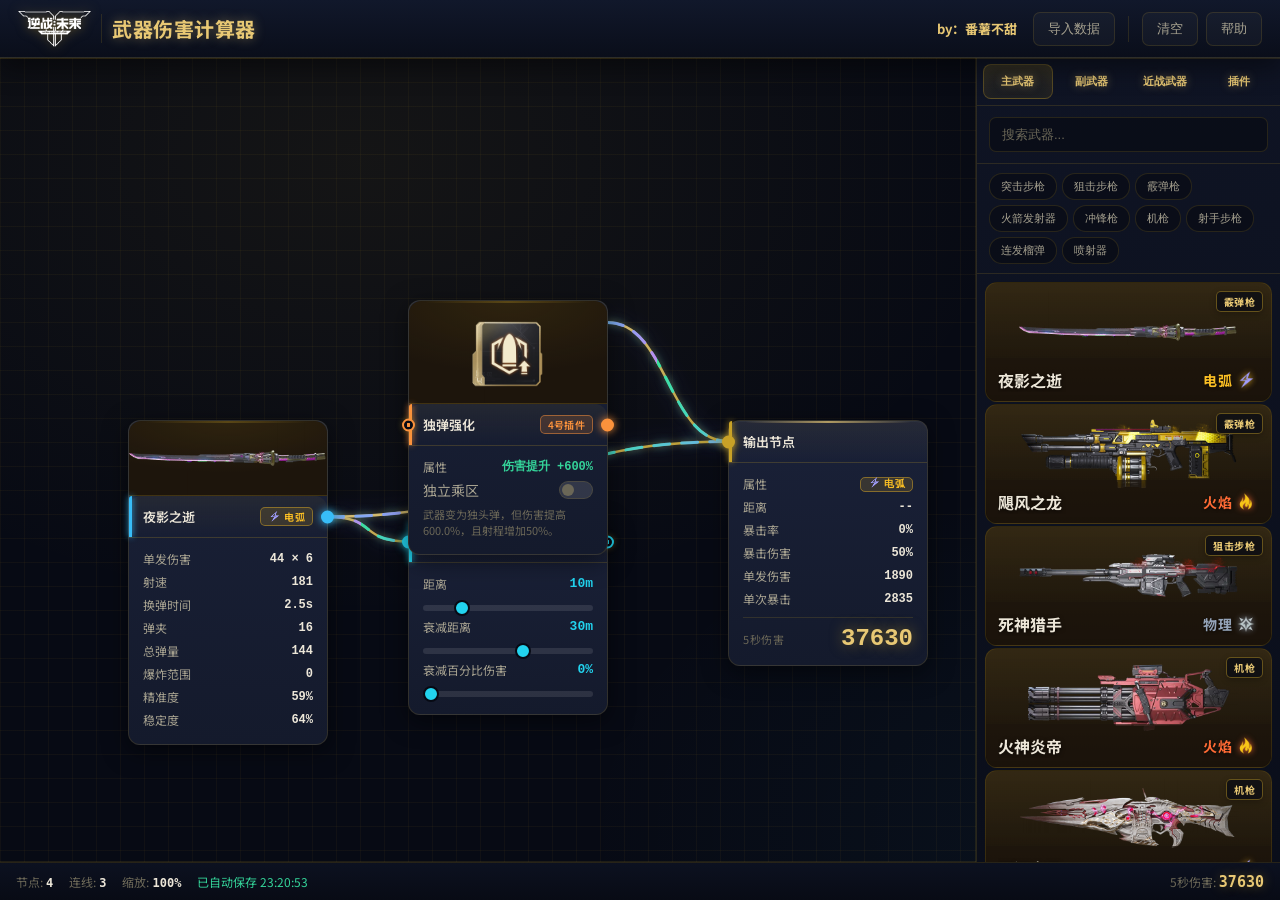
<file: index.html>
<!DOCTYPE html>
<html lang="zh-CN">
<head>
  <meta charset="UTF-8">
  <meta name="viewport" content="width=device-width, initial-scale=1.0">
  <title>逆战未来 · 武器伤害计算器</title>
  <link rel="preconnect" href="https://fonts.googleapis.com">
  <link rel="preconnect" href="https://fonts.gstatic.com" crossorigin>
  <link href="https://fonts.googleapis.com/css2?family=Noto+Sans+SC:wght@300;400;500;700&display=swap" rel="stylesheet">
  <link rel="stylesheet" href="styles.css">
</head>
<body>
  <div id="app">
    <!-- 顶部工具栏 -->
    <header id="toolbar">
      <div class="toolbar-left">
        <div class="logo">
          <img src="ass/T_Common_Logo_01.png" alt="逆战未来" class="logo-img" />
          <span class="logo-sub">武器伤害计算器</span>
        </div>
      </div>
      <div class="toolbar-right">
        <span class="toolbar-credit">by：番薯不甜</span>
        <button id="btn-import" class="toolbar-btn" title="导入自定义数据（JSON）">
          导入数据
        </button>
        <input type="file" id="import-file" accept=".json,application/json" style="display:none;" />
        <div class="toolbar-divider"></div>
        <button id="btn-clear" class="toolbar-btn danger" title="清空画布">
          清空
        </button>
        <button id="btn-help" class="toolbar-btn" title="使用帮助">
          帮助
        </button>
      </div>
    </header>

    <!-- 主区域 -->
    <main id="main">
      <!-- 无限画布区域 -->
      <div id="canvas-area">
        <!-- 背景网格 -->
        <div id="grid-bg"></div>
        <!-- 连线层 (SVG) -->
        <svg id="connections-svg">
          <defs>
            <!-- 连线渐变（暗金） -->
            <linearGradient id="conn-gradient" x1="0%" y1="0%" x2="100%" y2="0%">
              <stop offset="0%" stop-color="#e8c874" stop-opacity="0.95"/>
              <stop offset="100%" stop-color="#c9a227" stop-opacity="0.95"/>
            </linearGradient>
            <!-- 箭头 -->
            <marker id="arrowhead" markerWidth="10" markerHeight="7" refX="9" refY="3.5" orient="auto">
              <polygon points="0 0, 10 3.5, 0 7" fill="#c9a227"/>
            </marker>
            <!-- 连线极光渐变（流动动画） -->
            <linearGradient id="aurora" x1="0" y1="0" x2="1" y2="0" spreadMethod="repeat">
              <stop offset="0" stop-color="#2ee6a6"/>
              <stop offset="0.33" stop-color="#3fd9d2"/>
              <stop offset="0.66" stop-color="#7aa8ff"/>
              <stop offset="1" stop-color="#b98bff"/>
              <animateTransform attributeName="gradientTransform" type="translate"
                from="0 0" to="1 0" dur="4s" repeatCount="indefinite"/>
            </linearGradient>
          </defs>
          <g id="connections-group"></g>
          <!-- 临时连线（拖拽中） -->
          <path id="temp-connection" class="temp-connection" d="" />
        </svg>
        <!-- 节点层 -->
        <div id="nodes-layer"></div>
        <!-- 画布提示 -->
        <div id="canvas-hint" class="canvas-hint">
          <div class="hint-content">
            <div class="hint-text">
              <p><strong>你好啊！这是由AI打造的武器计算器</strong></p>
              <p>在画布上<strong>右键</strong>可添加「输出节点 / 输入节点 / 距离节点 / 攻击节点」，技能伤害提升只能用输入节点测试，例如：死神大招2000就输入2000。部分内容我都没有去完整测试，不敢保证所有数据都对，你可以点击<a href="https://space.bilibili.com/3706971096090632?spm_id_from=333.1007.0.0" target="_blank" style="color:#38bdf8;text-decoration:underline;font-weight:700;font-size:16px;">＞B站主页＜</a>来联系我反馈问题。</p>
            </div>
          </div>
        </div>

        <!-- 右键上下文菜单 -->
        <div id="context-menu" class="context-menu" style="display:none;"></div>
      </div>

      <!-- 右侧筛选面板 -->
      <aside id="sidebar">
        <!-- 标签切换 -->
        <div id="sidebar-tabs">
          <button class="sidebar-tab active" data-tab="主武器">
            <span class="tab-label">主武器</span>
          </button>
          <button class="sidebar-tab" data-tab="副武器">
            <span class="tab-label">副武器</span>
          </button>
          <button class="sidebar-tab" data-tab="近战武器">
            <span class="tab-label">近战武器</span>
          </button>
          <button class="sidebar-tab" data-tab="插件">
            <span class="tab-label">插件</span>
          </button>
        </div>

        <!-- 搜索框 -->
        <div class="sidebar-search">
          <input type="text" id="search-input" placeholder="搜索武器..." />
        </div>

        <!-- 子分类筛选（仅主武器/副武器显示） -->
        <div id="sub-categories" class="sub-categories"></div>

        <!-- 武器列表 -->
        <div id="sidebar-list" class="sidebar-list"></div>
      </aside>

      <!-- 移动端侧边栏遮罩 -->
      <div id="sidebar-backdrop" class="sidebar-backdrop"></div>

      <!-- 移动端侧边栏切换按钮 -->
      <button id="sidebar-toggle" class="sidebar-toggle">☰</button>
    </main>

    <!-- 底部状态栏 -->
    <footer id="status-bar">
      <div class="status-left">
        <span class="status-item">节点: <strong id="node-count">0</strong></span>
        <span class="status-item">连线: <strong id="conn-count">0</strong></span>
        <span class="status-item">缩放: <strong id="zoom-level">100%</strong></span>
        <span class="status-item save-status" id="save-status">进度将自动保存</span>
      </div>
      <div class="status-right">
        <span class="status-item dps-display">
          5秒伤害: <strong id="final-dps">--</strong>
        </span>
      </div>
    </footer>
  </div>

  <!-- 帮助弹窗 -->
  <div id="help-modal" class="modal-overlay" style="display:none;">
    <div class="modal-content">
      <div class="modal-header">
        <h2>使用帮助</h2>
        <button class="modal-close" id="help-close">✕</button>
      </div>
      <div class="modal-body">
        <div class="help-section">
          <h3>节点类型</h3>
          <ul>
            <li><strong>武器输入</strong> — 主武器数据源，提供基础伤害与属性</li>
            <li><strong>插件</strong> — 按 1~4 号分类的通用修饰节点，含单一属性效果</li>
            <li><strong>副武器</strong> — 通用修饰节点，提供协同加成</li>
            <li><strong>近战武器</strong> — 仅含轻击/重击伤害与单一属性</li>
            <li><strong>距离节点</strong> — 通用节点，表示与敌人的距离（米），可串联进链路</li>
            <li><strong>输入节点</strong> — 手动输入数值节点，作为自定义伤害数据源（如武器技能伤害提升等只能通过输入节点测试）</li>
            <li><strong>攻击节点</strong> — 通用节点，提供攻击力加成（默认 100%，最高 1500%）</li>
            <li><strong>输出节点</strong> — 终端节点，计算并显示 5 秒伤害</li>
          </ul>
        </div>
        <div class="help-section">
          <h3>武器属性</h3>
          <ul>
            <li><span class="attr-badge" style="background:#94a3b822;color:#94a3b8;border-color:#94a3b866;">物理</span> 无属性</li>
            <li><span class="attr-badge" style="background:#ff6b3522;color:#ff6b35;border-color:#ff6b3566;">火焰</span> 持续受到火焰伤害</li>
            <li><span class="attr-badge" style="background:#38bdf822;color:#38bdf8;border-color:#38bdf866;">寒冰</span> 移动速度降低</li>
            <li><span class="attr-badge" style="background:#fbbf2422;color:#fbbf24;border-color:#fbbf2466;">电弧</span> 受到的伤害增加</li>
            <li><span class="attr-badge" style="background:#a855f722;color:#a855f7;border-color:#a855f766;">腐蚀</span> 持续受到腐蚀伤害</li>
          </ul>
        </div>
        <div class="help-section">
          <h3>连线规则</h3>
          <ul>
            <li>点击节点的<strong>输出端口</strong>（右侧圆点）开始连线</li>
            <li>拖拽到目标节点的<strong>输入端口</strong>（左侧圆点）完成连线</li>
            <li>数据流向：武器输入 → 插件/副武器/近战武器 → 输出节点</li>
            <li>点击连线可选中，按 Delete 键删除</li>
            <li>在<strong>连线上右键</strong>可弹出菜单「断开连接」</li>
          </ul>
        </div>
        <div class="help-section">
          <h3>画布操作</h3>
          <ul>
            <li><strong>平移</strong> — 在空白处按住鼠标拖拽</li>
            <li><strong>缩放</strong> — 滚轮缩放（0.3x ~ 2.5x）</li>
            <li><strong>移动节点</strong> — 拖拽节点标题栏</li>
            <li><strong>添加节点</strong> — 在画布空白处<strong>右键</strong>，选择「输出节点 / 输入节点 / 距离节点 / 攻击节点」</li>
            <li><strong>删除</strong> — 选中节点/连线后按 Delete 键</li>
          </ul>
        </div>
        <div class="help-section">
          <h3>5 秒伤害计算</h3>
          <p>5 秒伤害 = 单发伤害 × 弹丸数 × 5 秒内实际射击发数 × 精准度 ÷ 100 × (1 + 稳定度 ÷ 200) × (1 + 爆炸范围 ÷ 200)</p>
          <p>5 秒内实际射击发数会受弹夹容量与换弹时间限制（打空弹夹后若剩余时间足够换弹，可继续射击下一弹夹）。</p>
          <p>插件按连线顺序依次叠加；副武器已连接主武器时仅提供特效加成（武器伤害提升%），不再叠加固定协同伤害；近战武器提供百分比加成。</p>
          <p>武器技能伤害提升不能用来计算主武器伤害，只能用输入节点计算，例如：死神大招2000就输入2000。</p>
        </div>
      </div>
    </div>
  </div>

  <script src="data.js"></script>
  <script src="storage-helper.js"></script>
  <script src="app.js"></script>
</body>
</html>
</file>
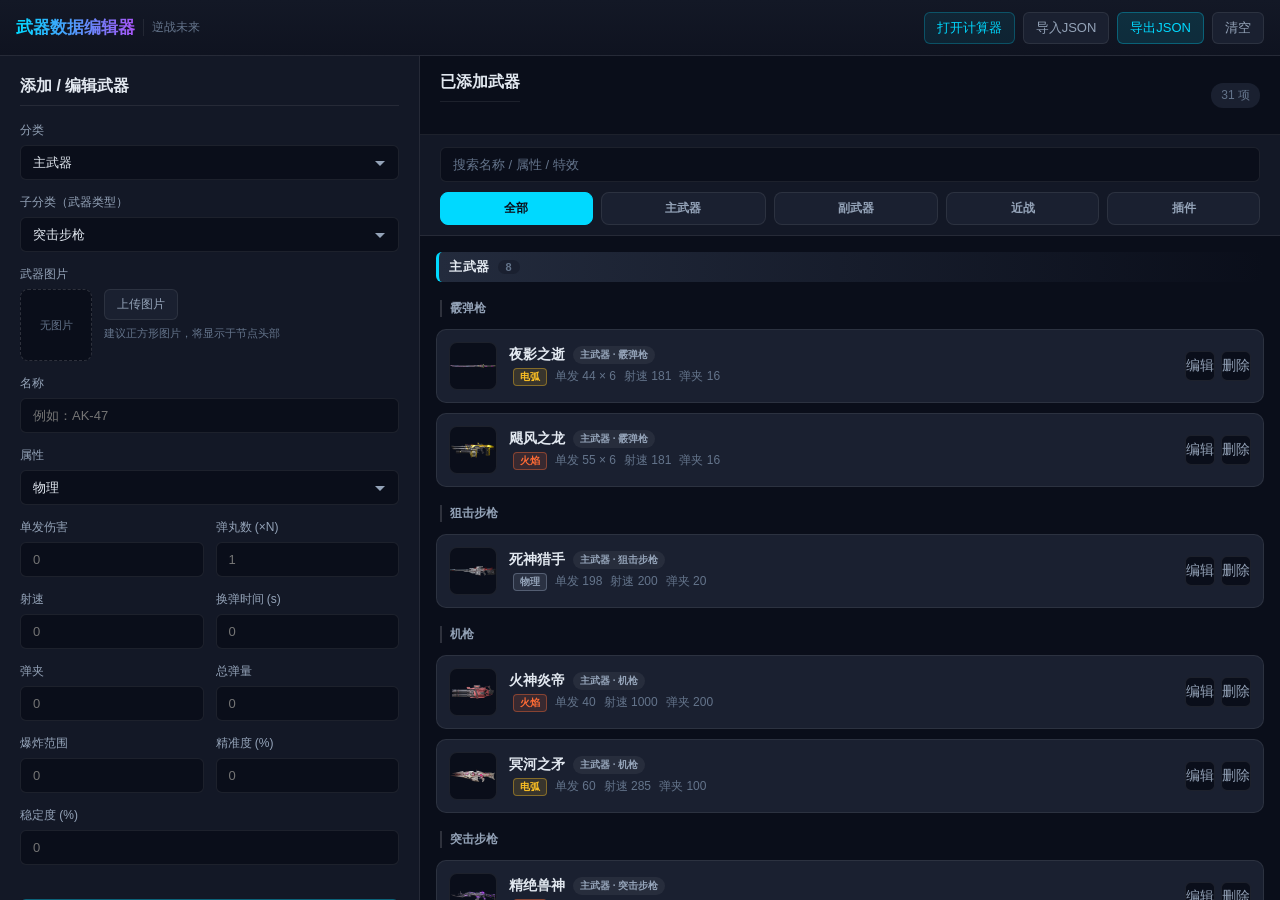
<file: editor.html>
<!DOCTYPE html>
<html lang="zh-CN">
<head>
  <meta charset="UTF-8">
  <meta name="viewport" content="width=device-width, initial-scale=1.0">
  <title>逆战未来 · 武器数据编辑器</title>
  <link rel="stylesheet" href="editor.css">
</head>
<body>
  <div id="editor-app">
    <!-- 顶部栏 -->
    <header id="editor-header">
      <div class="editor-logo">
        <span class="logo-text">武器数据编辑器</span>
        <span class="logo-sub">逆战未来</span>
      </div>
      <div class="editor-actions">
        <a href="index.html" class="action-link" title="打开无限画布计算器">打开计算器</a>
        <button id="btn-import-json" class="action-btn">导入JSON</button>
        <button id="btn-export-json" class="action-btn primary">导出JSON</button>
        <button id="btn-clear-all" class="action-btn danger">清空</button>
        <input type="file" id="import-file" accept=".json,application/json" style="display:none;" />
      </div>
    </header>

    <main id="editor-main">
      <!-- 左侧表单 -->
      <aside id="editor-form-panel">
        <h2 class="panel-title">添加 / 编辑武器</h2>

        <form id="editor-form" autocomplete="off">
          <!-- 分类 -->
          <div class="form-group">
            <label>分类</label>
            <select id="f-category">
              <option value="主武器">主武器</option>
              <option value="副武器">副武器</option>
              <option value="近战武器">近战武器</option>
              <option value="插件">插件</option>
            </select>
          </div>

          <!-- 子分类（主武器/副武器显示） -->
          <div class="form-group" id="f-subcat-group">
            <label id="f-subcat-label">子分类</label>
            <select id="f-subcat"></select>
          </div>

          <!-- 图片上传 -->
          <div class="form-group">
            <label>武器图片</label>
            <div class="image-upload-row">
              <div class="image-preview" id="f-image-preview">
                <span class="placeholder">无图片</span>
              </div>
              <div class="image-upload-actions">
                <input type="file" id="f-image" accept="image/*" style="display:none;" />
                <button type="button" id="btn-upload" class="mini-btn">上传图片</button>
                <button type="button" id="btn-clear-image" class="mini-btn ghost" style="display:none;">清除</button>
                <p class="hint-small">建议正方形图片，将显示于节点头部</p>
              </div>
            </div>
          </div>

          <!-- 名称 -->
          <div class="form-group">
            <label>名称</label>
            <input type="text" id="f-name" placeholder="例如：AK-47" />
          </div>

          <!-- 武器属性（主/副） -->
          <div id="weapon-fields">
            <div class="form-group">
              <label>属性</label>
              <select id="f-attribute"></select>
            </div>
            <div class="form-row">
              <div class="form-group">
                <label>单发伤害</label>
                <input type="number" id="f-damage" step="any" placeholder="0" />
              </div>
              <div class="form-group">
                <label>弹丸数 (×N)</label>
                <input type="number" id="f-pellets" step="any" placeholder="1" />
              </div>
            </div>
            <div class="form-row">
              <div class="form-group">
                <label>射速</label>
                <input type="number" id="f-fireRate" step="any" placeholder="0" />
              </div>
              <div class="form-group">
                <label>换弹时间 (s)</label>
                <input type="number" id="f-reloadTime" step="any" placeholder="0" />
              </div>
            </div>
            <div class="form-row">
              <div class="form-group">
                <label>弹夹</label>
                <input type="number" id="f-magazine" step="any" placeholder="0" />
              </div>
              <div class="form-group">
                <label>总弹量</label>
                <input type="number" id="f-totalAmmo" step="any" placeholder="0" />
              </div>
            </div>
            <div class="form-row">
              <div class="form-group">
                <label>爆炸范围</label>
                <input type="number" id="f-explosionRange" step="any" placeholder="0" />
              </div>
              <div class="form-group">
                <label>精准度 (%)</label>
                <input type="number" id="f-accuracy" step="any" placeholder="0" />
              </div>
            </div>
            <div class="form-row">
              <div class="form-group">
                <label>稳定度 (%)</label>
                <input type="number" id="f-stability" step="any" placeholder="0" />
              </div>
            </div>
          </div>

          <!-- 副武器特效 -->
          <div id="secondary-effects" style="display:none;">
            <div class="form-group">
              <label class="effect-title">特效 · 第一条（武器伤害提升）</label>
              <div class="form-row">
                <div class="form-group">
                  <label>武器伤害提升 (%)</label>
                  <input type="number" id="f-sec-eff1-dmg" step="any" placeholder="0" />
                </div>
                <div class="form-group">
                  <label>持续 (s)</label>
                  <input type="number" id="f-sec-eff1-dur" step="any" placeholder="0" />
                </div>
              </div>
            </div>
            <div class="form-group">
              <label class="effect-title">特效 · 第二条（暴击）</label>
              <div class="form-row">
                <div class="form-group">
                  <label>暴击率 (%)</label>
                  <input type="number" id="f-sec-eff2-crit" step="any" placeholder="0" />
                </div>
                <div class="form-group">
                  <label>暴击伤害 (%)</label>
                  <input type="number" id="f-sec-eff2-critdmg" step="any" placeholder="0" />
                </div>
                <div class="form-group">
                  <label>持续 (s)</label>
                  <input type="number" id="f-sec-eff2-dur" step="any" placeholder="0" />
                </div>
              </div>
            </div>
          </div>

          <!-- 近战武器属性 -->
          <div id="melee-fields" style="display:none;">
            <div class="form-group">
              <label>属性</label>
              <select id="f-melee-attribute"></select>
            </div>
            <div class="form-row">
              <div class="form-group">
                <label>轻击伤害</label>
                <input type="number" id="f-light-damage" step="any" placeholder="0" />
              </div>
              <div class="form-group">
                <label>重击伤害</label>
                <input type="number" id="f-heavy-damage" step="any" placeholder="0" />
              </div>
            </div>
            <div class="form-group">
              <label class="effect-title">特效 · 第一条</label>
              <div class="form-row">
                <div class="form-group">
                  <label>属性</label>
                  <select id="f-eff1-attr"></select>
                </div>
                <div class="form-group">
                  <label>属性伤害 (%)</label>
                  <input type="number" id="f-eff1-dmg" step="any" placeholder="0" />
                </div>
                <div class="form-group">
                  <label>暴击率 (%)</label>
                  <input type="number" id="f-eff1-crit" step="any" placeholder="0" />
                </div>
              </div>
              <div class="form-row">
                <div class="form-group" style="flex:1;">
                  <label>自定义</label>
                  <input type="text" id="f-eff1-custom" placeholder="自定义（不计入计算，仅备注）" />
                </div>
              </div>
            </div>
            <div class="form-group">
              <label class="effect-title">特效 · 第二条</label>
              <div class="form-row">
                <div class="form-group">
                  <label>暴击伤害 (%)</label>
                  <input type="number" id="f-eff2-critdmg" step="any" placeholder="0" />
                </div>
                <div class="form-group">
                  <label>近战武器提升 (%)</label>
                  <input type="number" id="f-eff2-melee" step="any" placeholder="0" />
                </div>
                <div class="form-group">
                  <label>远处武器提升 (%)</label>
                  <input type="number" id="f-eff2-far" step="any" placeholder="0" />
                </div>
              </div>
              <div class="form-row">
                <div class="form-group" style="flex:1;">
                  <label>自定义</label>
                  <input type="text" id="f-eff2-custom" placeholder="自定义（不计入计算，仅备注）" />
                </div>
              </div>
            </div>
          </div>

          <!-- 插件属性 -->
          <div id="plugin-fields" style="display:none;">
            <div class="form-row">
              <div class="form-group">
                <label>插件分类</label>
                <select id="f-plugin-category">
                  <option value="1">1号插件</option>
                  <option value="2">2号插件</option>
                  <option value="3">3号插件</option>
                  <option value="4">4号插件</option>
                </select>
              </div>
            </div>

            <!-- 单一属性：类型选择 + 数值 -->
            <div class="form-group">
              <label>单一属性</label>
              <select id="f-plugin-attr-type"></select>
            </div>
            <div class="form-row">
              <div class="form-group" style="flex:1;">
                <label>数值 (%)</label>
                <input type="number" id="f-plugin-attr-value" step="any" placeholder="0" />
              </div>
              <div class="form-group" style="flex:0 0 auto;align-self:flex-end;">
                <label class="toggle-label">
                  <input type="checkbox" id="f-plugin-independent" />
                  <span class="toggle-switch"></span>
                  独立乘区
                </label>
              </div>
            </div>
            <div class="form-group">
              <label>层数上限（可选，1 = 无叠加）</label>
              <input type="number" id="f-plugin-max-stacks" min="1" max="10" step="1" placeholder="1" />
              <p class="hint-small">最高可叠加层数，默认1层（无叠加）</p>
            </div>

            <div class="form-group">
              <label>详细效果（可选）</label>
              <textarea id="f-plugin-detail" rows="3" placeholder="例如：切出本武器时向前发射一道剑气..."></textarea>
            </div>
          </div>

          <!-- 操作按钮 -->
          <div class="form-actions">
            <button type="submit" id="btn-submit" class="action-btn primary">✓ 添加武器</button>
            <button type="button" id="btn-cancel-edit" class="action-btn ghost" style="display:none;">取消编辑</button>
          </div>
        </form>
      </aside>

      <!-- 右侧列表 -->
      <section id="editor-list-panel">
        <div class="list-header">
          <h2 class="panel-title">已添加武器</h2>
          <span id="item-count" class="item-count">0 项</span>
        </div>
        <div class="list-filter">
          <input type="text" id="list-search" class="list-search" placeholder="搜索名称 / 属性 / 特效" />
          <div class="filter-tabs" id="filter-tabs">
            <button class="filter-tab active" data-cat="全部">全部</button>
            <button class="filter-tab" data-cat="主武器">主武器</button>
            <button class="filter-tab" data-cat="副武器">副武器</button>
            <button class="filter-tab" data-cat="近战武器">近战</button>
            <button class="filter-tab" data-cat="插件">插件</button>
          </div>
        </div>
        <div id="editor-list" class="editor-list"></div>
      </section>
    </main>
  </div>

  <script src="data.js"></script>
  <script src="storage-helper.js"></script>
  <script src="editor.js"></script>
</body>
</html>
</file>
<file: styles.css>
/* ========== Reset & Base ========== */
* {
  margin: 0;
  padding: 0;
  box-sizing: border-box;
}

:root {
  /* 基础深色 */
  --bg-deep: #070a14;
  --bg-panel: #0f1424;
  --bg-card: #161c2e;
  --bg-hover: #1e2740;

  /* 金色体系（暗金东方风主色） */
  --gold: #c9a227;
  --gold-bright: #e8c874;
  --gold-dim: #8a7320;
  --gold-glow: rgba(201, 162, 39, 0.35);
  --gold-soft: rgba(201, 162, 39, 0.08);
  --gold-line: rgba(201, 162, 39, 0.16);
  --gold-line-hover: rgba(201, 162, 39, 0.34);

  /* 边框 / 文本 */
  --border: var(--gold-line);
  --border-hover: var(--gold-line-hover);
  --text-primary: #ece6d8;
  --text-secondary: #a7a290;
  --text-muted: #6b6757;

  /* 功能强调色（保留节点类型 / 属性区分） */
  --accent-cyan: #38bdf8;
  --accent-orange: #fb923c;
  --accent-purple: #c084fc;
  --accent-green: #34d399;
  --accent-yellow: #fbbf24;
  --accent-red: #f87171;

  --grid-color: rgba(201, 162, 39, 0.05);
  --grid-size: 26px;
  --toolbar-height: 58px;
  --statusbar-height: 38px;
  --sidebar-width: 304px;
}

html, body {
  width: 100%;
  height: 100%;
  overflow: hidden;
  color: var(--text-primary);
  font-family: 'Noto Sans SC', 'Segoe UI', 'Microsoft YaHei', 'PingFang SC', sans-serif;
  font-size: 14px;
  user-select: none;
}

/* 深墨 + 金色径向光晕背景 */
body {
  background:
    radial-gradient(1100px 760px at 28% 18%, rgba(201, 162, 39, 0.07), transparent 60%),
    radial-gradient(1000px 640px at 88% 92%, rgba(56, 189, 248, 0.045), transparent 55%),
    var(--bg-deep);
}

#app {
  width: 100vw;
  height: 100vh;
  display: flex;
  flex-direction: column;
  background: transparent;
}

/* ========== Toolbar ========== */
#toolbar {
  height: var(--toolbar-height);
  background: linear-gradient(180deg, #11182b 0%, #0a0e1a 100%);
  border-bottom: 1px solid var(--border);
  box-shadow: 0 1px 0 rgba(201, 162, 39, 0.14), 0 10px 26px rgba(0, 0, 0, 0.45);
  display: flex;
  align-items: center;
  justify-content: space-between;
  padding: 0 18px;
  flex-shrink: 0;
  z-index: 100;
}

.toolbar-left {
  display: flex;
  align-items: center;
}

.logo {
  display: flex;
  align-items: center;
  gap: 10px;
}

.logo-img {
  height: 36px;
  width: auto;
  filter: drop-shadow(0 0 6px rgba(201, 162, 39, 0.5));
}

.logo-icon {
  font-size: 24px;
  filter: drop-shadow(0 0 6px rgba(201, 162, 39, 0.5));
}

.logo-text {
  font-size: 19px;
  font-weight: 800;
  letter-spacing: 1px;
  background: linear-gradient(100deg, var(--gold-bright), var(--gold) 55%, #b8893a);
  -webkit-background-clip: text;
  -webkit-text-fill-color: transparent;
  background-clip: text;
  text-shadow: 0 0 18px rgba(201, 162, 39, 0.25);
}

.logo-sub {
  font-size: 20px;
  font-weight: 700;
  color: var(--gold-bright);
  padding-left: 10px;
  border-left: 1px solid var(--border);
  letter-spacing: 0.5px;
  text-shadow: 0 0 12px rgba(232, 200, 116, 0.4);
}

.toolbar-credit {
  font-size: 13px;
  font-weight: 700;
  color: var(--gold-bright);
  margin-right: 8px;
}

.toolbar-right {
  display: flex;
  align-items: center;
  gap: 8px;
}

.toolbar-btn {
  display: flex;
  align-items: center;
  gap: 5px;
  padding: 7px 14px;
  background: rgba(255, 255, 255, 0.03);
  border: 1px solid var(--border);
  border-radius: 7px;
  color: var(--text-secondary);
  font-size: 13px;
  cursor: pointer;
  transition: all 0.18s;
  white-space: nowrap;
  position: relative;
  overflow: hidden;
}

.toolbar-btn::before {
  content: '';
  position: absolute;
  inset: 0;
  background: linear-gradient(180deg, var(--gold-soft), transparent);
  opacity: 0;
  transition: opacity 0.18s;
}

.toolbar-btn:hover {
  background: var(--gold-soft);
  border-color: var(--gold);
  color: var(--gold-bright);
  box-shadow: 0 0 14px rgba(201, 162, 39, 0.22);
}

.toolbar-btn:hover::before { opacity: 1; }

.toolbar-btn.output-btn {
  border-color: rgba(201, 162, 39, 0.35);
  color: var(--gold-bright);
}

.toolbar-btn.output-btn:hover {
  background: rgba(201, 162, 39, 0.14);
  border-color: var(--gold-bright);
  box-shadow: 0 0 16px rgba(201, 162, 39, 0.35);
}

.toolbar-btn.danger:hover {
  background: rgba(248, 113, 113, 0.12);
  border-color: var(--accent-red);
  color: var(--accent-red);
  box-shadow: 0 0 14px rgba(248, 113, 113, 0.25);
}

.toolbar-divider {
  width: 1px;
  height: 26px;
  background: var(--border);
  margin: 0 5px;
}

/* ========== Main Layout ========== */
#main {
  flex: 1;
  display: flex;
  overflow: hidden;
  position: relative;
}

/* ========== Canvas Area ========== */
#canvas-area {
  flex: 1;
  position: relative;
  overflow: hidden;
  background: transparent;
  cursor: grab;
}

#canvas-area.panning {
  cursor: grabbing;
}

#grid-bg {
  position: absolute;
  top: 0;
  left: 0;
  width: 100%;
  height: 100%;
  background-image:
    linear-gradient(var(--grid-color) 1px, transparent 1px),
    linear-gradient(90deg, var(--grid-color) 1px, transparent 1px);
  background-size: var(--grid-size) var(--grid-size);
  pointer-events: none;
  z-index: 0;
}

#connections-svg {
  position: absolute;
  top: 0;
  left: 0;
  width: 100%;
  height: 100%;
  pointer-events: none;
  z-index: 1;
  overflow: visible;
}

#connections-group {
  pointer-events: auto;
}

#nodes-layer {
  position: absolute;
  top: 0;
  left: 0;
  width: 0;
  height: 0;
  z-index: 2;
  transform-origin: 0 0;
}

/* ========== Nodes ========== */
.node {
  position: absolute;
  min-width: 200px;
  max-width: 222px;
  background: linear-gradient(180deg, #1a2138 0%, #141a2c 100%);
  border: 1px solid var(--border);
  border-radius: 12px;
  box-shadow:
    0 6px 24px rgba(0, 0, 0, 0.5),
    inset 0 1px 0 rgba(255, 255, 255, 0.04);
  cursor: move;
  transition: box-shadow 0.18s, border-color 0.18s, transform 0.18s;
  overflow: visible;
}

/* 顶部金色高光描边 */
.node::after {
  content: '';
  position: absolute;
  top: 0;
  left: 16px;
  right: 16px;
  height: 2px;
  background: linear-gradient(90deg, transparent, var(--gold), transparent);
  opacity: 0.28;
  border-radius: 0 0 6px 6px;
  pointer-events: none;
}

.node:hover {
  border-color: var(--border-hover);
  box-shadow:
    0 10px 32px rgba(0, 0, 0, 0.55),
    0 0 14px rgba(201, 162, 39, 0.07),
    inset 0 1px 0 rgba(255, 255, 255, 0.05);
}

.node.selected {
  border-color: var(--node-color, var(--gold));
  box-shadow:
    0 0 0 1px var(--node-color, var(--gold)),
    0 0 12px -4px var(--node-color, var(--gold)),
    0 8px 30px rgba(0, 0, 0, 0.55);
}

.node-header {
  display: flex;
  align-items: center;
  gap: 8px;
  padding: 11px 14px;
  border-bottom: 1px solid var(--border);
  cursor: grab;
  position: relative;
  background: linear-gradient(180deg, rgba(201, 162, 39, 0.07), transparent);
  border-radius: 12px 12px 0 0;
}

.node-header::before {
  content: '';
  position: absolute;
  left: 0;
  top: 0;
  bottom: 0;
  width: 3px;
  background: var(--node-color, var(--gold));
  border-radius: 12px 0 0 0;
  box-shadow: 0 0 6px var(--node-color, var(--gold));
}

.node-icon {
  font-size: 16px;
  flex-shrink: 0;
}

.node-thumb {
  width: 30px;
  height: 30px;
  border-radius: 6px;
  object-fit: cover;
  flex-shrink: 0;
  border: 1px solid var(--border-hover);
  background: var(--bg-deep);
}

/* 武器 / 近战 / 插件图片横幅 */
.node-banner {
  width: 100%;
  line-height: 0;
  border-radius: 12px 12px 0 0;
  overflow: hidden;
  background:
    radial-gradient(120% 100% at 50% 0%, rgba(201, 162, 39, 0.10), transparent 70%),
    #1d150c;
  border-bottom: 1px solid var(--border);
}
.node-banner img {
  display: block;
  width: 100%;
  height: auto;
  max-height: 104px;
  object-fit: contain;
}
.node-banner.plugin-banner {
  max-width: none;
  text-align: center;
}
.node-banner.plugin-banner img {
  width: auto;
  max-width: none;
  margin: 0 auto;
}

/* 滑块（距离 / 攻击力） */
.slider-row {
  display: flex;
  justify-content: space-between;
  align-items: center;
  padding: 2px 0;
}
.slider-value {
  font-family: 'Consolas', 'Courier New', monospace;
  font-weight: 700;
  font-size: 13px;
  color: var(--node-color, var(--text-primary));
}
.node-slider {
  -webkit-appearance: none;
  appearance: none;
  width: 100%;
  height: 6px;
  border-radius: 3px;
  background: rgba(255, 255, 255, 0.1);
  outline: none;
  margin: 5px 0 3px;
  cursor: pointer;
}
.node-slider::-webkit-slider-thumb {
  -webkit-appearance: none;
  appearance: none;
  width: 16px;
  height: 16px;
  border-radius: 50%;
  background: var(--node-color, #e8c874);
  border: 2px solid var(--bg-deep);
  cursor: pointer;
}
.node-slider::-moz-range-thumb {
  width: 16px;
  height: 16px;
  border-radius: 50%;
  background: var(--node-color, #e8c874);
  border: 2px solid var(--bg-deep);
  cursor: pointer;
}

/* ============ 增伤节点：开关 + 滑块 ============ */
.vuln-row {
  display: flex;
  align-items: center;
  justify-content: space-between;
  gap: 8px;
  margin: 2px 0;
}
.vuln-row .label {
  flex: 1;
  min-width: 0;
}
.vuln-switch {
  position: relative;
  display: inline-flex;
  align-items: center;
  flex-shrink: 0;
  cursor: pointer;
}
.vuln-switch input {
  position: absolute;
  opacity: 0;
  width: 0;
  height: 0;
}
.vuln-switch-track {
  width: 34px;
  height: 18px;
  border-radius: 999px;
  background: rgba(255, 255, 255, 0.12);
  border: 1px solid var(--border);
  transition: background 0.18s, box-shadow 0.18s;
  position: relative;
}
.vuln-switch-track::after {
  content: "";
  position: absolute;
  top: 2px;
  left: 2px;
  width: 12px;
  height: 12px;
  border-radius: 50%;
  background: var(--text-muted);
  transition: transform 0.18s, background 0.18s;
}
.vuln-switch input:checked + .vuln-switch-track {
  background: rgba(244, 114, 182, 0.35);
  border-color: var(--node-color, #f472b6);
  box-shadow: 0 0 8px rgba(244, 114, 182, 0.5);
}
.vuln-switch input:checked + .vuln-switch-track::after {
  transform: translateX(16px);
  background: var(--node-color, #f472b6);
}
.vuln-slider-row {
  margin-top: 6px;
}

.node-number-input {
  width: 100%;
  box-sizing: border-box;
  margin: 4px 0 2px;
  padding: 6px 8px;
  font-size: 14px;
  font-weight: 600;
  text-align: center;
  color: var(--text-primary);
  background: rgba(255, 255, 255, 0.06);
  border: 1px solid var(--border);
  border-radius: 6px;
  outline: none;
  cursor: text;
  -moz-appearance: textfield;
}
.node-number-input::-webkit-outer-spin-button,
.node-number-input::-webkit-inner-spin-button {
  -webkit-appearance: none;
  margin: 0;
}
.node-number-input:focus {
  border-color: var(--gold);
  box-shadow: 0 0 0 1px rgba(201, 162, 39, 0.3);
}

/* 输入节点：输出端口下移到与输入框中心对齐，仍位于节点右侧边界外 */
.node[data-type="input-node"] .output-port.input-node-output {
  top: 60%;
  right: -9px;
}

/* 易伤节点：输入端口隐藏（逻辑上保留以便连线坐标正确、可插入链路不中断），界面只显示输出接口 */
.node[data-type="vuln"] .input-port.vuln-hidden-input {
  opacity: 0;
  pointer-events: none;
}

.node-title {
  font-size: 13px;
  font-weight: 600;
  color: var(--text-primary);
  flex: 1;
  overflow: hidden;
  text-overflow: ellipsis;
  white-space: nowrap;
}

.node-type-badge {
  font-size: 10px;
  padding: 2px 6px;
  border-radius: 4px;
  background: rgba(255, 255, 255, 0.06);
  color: var(--node-color, var(--text-muted));
  white-space: nowrap;
}

.node-delete {
  position: absolute;
  top: 8px;
  right: 8px;
  width: 20px;
  height: 20px;
  display: flex;
  align-items: center;
  justify-content: center;
  border-radius: 5px;
  cursor: pointer;
  color: var(--text-muted);
  font-size: 14px;
  opacity: 0;
  transition: all 0.15s;
  z-index: 10;
}
.node:hover .node-delete { opacity: 1; }
.node-delete:hover {
  background: rgba(248, 113, 113, 0.18);
  color: var(--accent-red);
}

.node-body {
  padding: 9px 14px 13px;
}

.node-row {
  display: flex;
  justify-content: space-between;
  align-items: center;
  padding: 3px 0;
  font-size: 12px;
}
.node-row .label {
  color: var(--text-secondary);
}
.node-row .value {
  color: var(--text-primary);
  font-weight: 600;
  font-family: 'Consolas', 'Courier New', monospace;
}
.node-row .value.bonus { color: var(--accent-green); }
.node-row .value.penalty { color: var(--accent-red); }

.node-dps {
  margin-top: 7px;
  padding-top: 7px;
  border-top: 1px solid var(--border);
  display: flex;
  justify-content: space-between;
  align-items: center;
}
.node-dps .dps-label {
  font-size: 11px;
  color: var(--text-muted);
  text-transform: uppercase;
  letter-spacing: 0.5px;
}
.node-dps .dps-value {
  font-size: 18px;
  font-weight: 700;
  font-family: 'Consolas', 'Courier New', monospace;
  color: var(--gold-bright);
  text-shadow: 0 0 10px rgba(201, 162, 39, 0.3);
}

/* Node color variants */
.node[data-type="weapon-input"]     { --node-color: var(--accent-cyan); }
.node[data-type="plugin"]           { --node-color: var(--accent-orange); }
.node[data-type="secondary-weapon"] { --node-color: var(--accent-purple); }
.node[data-type="melee-weapon"]     { --node-color: var(--accent-green); }
.node[data-type="output"]           { --node-color: var(--gold); }
.node[data-type="output-single"]    { --node-color: #f472b6; }
.node[data-type="distance"]         { --node-color: #22d3ee; }
.node[data-type="attack"]           { --node-color: #f87171; }
.node[data-type="vuln"]              { --node-color: #f472b6; }

/* Output node special styling */
.node[data-type="output"] .node-dps .dps-value {
  font-size: 24px;
  color: var(--gold-bright);
  text-shadow: 0 0 14px rgba(201, 162, 39, 0.55);
}
.node[data-type="output"]::after {
  opacity: 0.7;
  background: linear-gradient(90deg, transparent, var(--gold-bright), transparent);
}

/* ========== Node Ports ========== */
.node-ports {
  display: flex;
  justify-content: space-between;
  align-items: center;
  padding: 6px 14px;
  border-top: 1px solid var(--border);
}
.port-group {
  display: flex;
  align-items: center;
  gap: 4px;
}
.port-label {
  font-size: 10px;
  color: var(--text-muted);
  text-transform: uppercase;
}
.port {
  width: 13px;
  height: 13px;
  border-radius: 50%;
  border: 2px solid var(--node-color, var(--gold));
  background: radial-gradient(circle at 50% 50%, var(--node-color, var(--gold)) 0 28%, var(--bg-deep) 32%);
  cursor: crosshair;
  position: relative;
  transition: all 0.15s;
  box-shadow: 0 0 6px var(--gold-glow);
}
.port:hover {
  transform: scale(1.35);
  background: var(--node-color, var(--gold));
  box-shadow: 0 0 10px var(--node-color, var(--gold));
}
.port.connected {
  background: var(--node-color, var(--gold));
  box-shadow: 0 0 8px var(--node-color, var(--gold));
}
.port.output-port {
  position: absolute;
  right: -7px;
  top: 50%;
  transform: translateY(-50%);
}
.port.input-port {
  position: absolute;
  left: -7px;
  top: 50%;
  transform: translateY(-50%);
}
.node-ports-row {
  position: relative;
  height: 8px;
  margin-top: -1px;
}

/* ========== Connections ========== */
.connection-path {
  fill: none;
  stroke: url(#conn-gradient);
  stroke-width: 2.5;
  stroke-linecap: round;
  pointer-events: stroke;
  cursor: pointer;
  transition: stroke-width 0.15s;
  filter: drop-shadow(0 0 3px rgba(201, 162, 39, 0.45));
}
.connection-path:hover {
  stroke-width: 4;
  filter: drop-shadow(0 0 6px rgba(201, 162, 39, 0.7));
}
.connection-path.selected {
  stroke: var(--accent-red);
  stroke-width: 3.5;
  filter: drop-shadow(0 0 6px rgba(248, 113, 113, 0.6));
}
.connection-path.wire-highlight {
  stroke: var(--gold-bright);
  stroke-width: 5;
  filter: drop-shadow(0 0 6px var(--gold-bright)) drop-shadow(0 0 12px var(--gold));
}
/* 连线上的极光流动光（叠加在连线之上，不拦截点击） */
.connection-flow {
  fill: none;
  stroke: url(#aurora);
  stroke-width: 3;
  stroke-linecap: round;
  stroke-dasharray: 16 12;
  pointer-events: none;
  opacity: 0.92;
  filter:
    drop-shadow(0 0 5px rgba(80, 200, 220, 0.55))
    drop-shadow(0 0 11px rgba(140, 130, 255, 0.32));
  animation: conn-flow 1.1s linear infinite;
}
@keyframes conn-flow {
  to { stroke-dashoffset: -28; }
}
.temp-connection {
  fill: none;
  stroke: var(--gold);
  stroke-width: 2;
  stroke-dasharray: 6 4;
  opacity: 0.65;
  pointer-events: none;
}

/* ========== Sidebar ========== */
#sidebar {
  width: var(--sidebar-width);
  background: linear-gradient(180deg, #0f1424 0%, #0a0e1a 100%);
  border-left: 1px solid var(--border);
  box-shadow: -1px 0 0 rgba(201, 162, 39, 0.12);
  display: flex;
  flex-direction: column;
  flex-shrink: 0;
  z-index: 10;
}

#sidebar-tabs {
  display: grid;
  grid-template-columns: 1fr 1fr 1fr 1fr;
  gap: 4px;
  border-bottom: 1px solid var(--border);
  padding: 6px;
}
.sidebar-tab {
  display: flex;
  flex-direction: column;
  align-items: center;
  gap: 3px;
  padding: 9px 4px;
  background: transparent;
  border: 1px solid transparent;
  border-radius: 8px;
  color: var(--gold-bright);
  font-weight: 700;
  cursor: pointer;
  transition: all 0.18s;
  font-size: 12px;
  text-shadow: 0 0 10px rgba(232, 200, 116, 0.4);
}
.sidebar-tab:hover {
  background: var(--bg-hover);
  color: var(--text-secondary);
}
.sidebar-tab.active {
  background: linear-gradient(180deg, rgba(201, 162, 39, 0.16), rgba(201, 162, 39, 0.05));
  border-color: rgba(201, 162, 39, 0.32);
  color: var(--gold-bright);
  box-shadow: inset 0 0 14px rgba(201, 162, 39, 0.08);
}
.sidebar-tab .tab-icon { font-size: 18px; }
.sidebar-tab .tab-label { font-size: 11px; }

.sidebar-search {
  padding: 11px 12px;
  border-bottom: 1px solid var(--border);
}
.sidebar-search input {
  width: 100%;
  padding: 9px 12px;
  background: rgba(0, 0, 0, 0.3);
  border: 1px solid var(--border);
  border-radius: 7px;
  color: var(--text-primary);
  font-size: 13px;
  outline: none;
  transition: border-color 0.18s, box-shadow 0.18s;
}
.sidebar-search input::placeholder { color: var(--text-muted); }
.sidebar-search input:focus {
  border-color: var(--gold);
  box-shadow: 0 0 0 1px rgba(201, 162, 39, 0.25), 0 0 12px rgba(201, 162, 39, 0.12);
}

.sub-categories {
  display: flex;
  flex-wrap: wrap;
  gap: 5px;
  padding: 9px 12px;
  border-bottom: 1px solid var(--border);
}
.sub-categories.hidden { display: none; }
.sub-cat-btn {
  padding: 5px 11px;
  background: rgba(0, 0, 0, 0.28);
  border: 1px solid var(--border);
  border-radius: 13px;
  color: var(--text-secondary);
  font-size: 11px;
  cursor: pointer;
  transition: all 0.18s;
  white-space: nowrap;
}
.sub-cat-btn:hover {
  border-color: var(--gold);
  color: var(--text-primary);
}
.sub-cat-btn.active {
  background: linear-gradient(180deg, var(--gold-bright), var(--gold));
  border-color: var(--gold);
  color: #2a2008;
  font-weight: 700;
  box-shadow: 0 0 12px rgba(201, 162, 39, 0.35);
}

.sidebar-list {
  flex: 1;
  overflow-y: auto;
  padding: 8px;
}
.sidebar-list::-webkit-scrollbar { width: 6px; }
.sidebar-list::-webkit-scrollbar-track { background: transparent; }
.sidebar-list::-webkit-scrollbar-thumb {
  background: var(--border);
  border-radius: 3px;
}
.sidebar-list::-webkit-scrollbar-thumb:hover { background: var(--border-hover); }

.list-section-title {
  font-size: 11px;
  color: var(--text-muted);
  text-transform: uppercase;
  letter-spacing: 0.5px;
  padding: 8px 8px 4px;
  margin-top: 4px;
}

.list-item {
  display: flex;
  align-items: center;
  gap: 8px;
  padding: 8px 10px;
  border-radius: 8px;
  cursor: pointer;
  transition: all 0.14s;
  margin-bottom: 2px;
  border: 1px solid transparent;
}
.list-item:hover {
  background: var(--bg-hover);
  border-color: var(--border);
}
.list-item:active {
  background: var(--bg-card);
  transform: scale(0.985);
}
.list-item .item-info { flex: 1; min-width: 0; }
.list-item .item-name {
  font-size: 13px;
  color: var(--text-primary);
  font-weight: 500;
  white-space: nowrap;
  overflow: hidden;
  text-overflow: ellipsis;
}
.list-item .item-stats {
  font-size: 11px;
  color: var(--text-muted);
  display: flex;
  gap: 8px;
  margin-top: 2px;
}
.list-item .item-dmg {
  font-size: 12px;
  font-weight: 700;
  color: var(--gold-bright);
  font-family: 'Consolas', monospace;
}
.list-item .item-add {
  width: 24px;
  height: 24px;
  display: flex;
  align-items: center;
  justify-content: center;
  border-radius: 5px;
  background: rgba(0, 0, 0, 0.3);
  color: var(--text-muted);
  font-size: 16px;
  flex-shrink: 0;
  transition: all 0.15s;
  border: 1px solid var(--border);
}
.list-item:hover .item-add {
  background: var(--gold);
  color: #2a2008;
  border-color: var(--gold-bright);
  box-shadow: 0 0 10px rgba(201, 162, 39, 0.4);
}

/* Plugin list items */
.list-item.plugin-item .item-add { color: var(--accent-orange); }
.list-item.plugin-item:hover .item-add {
  background: var(--accent-orange);
  color: #2a1503;
  border-color: var(--accent-orange);
  box-shadow: 0 0 10px rgba(251, 146, 60, 0.4);
}
.list-item.secondary-item .item-add { color: var(--accent-purple); }
.list-item.secondary-item:hover .item-add {
  background: var(--accent-purple);
  color: #1c0a2e;
  border-color: var(--accent-purple);
  box-shadow: 0 0 10px rgba(192, 132, 252, 0.4);
}
.list-item.melee-item .item-add { color: var(--accent-green); }
.list-item.melee-item:hover .item-add {
  background: var(--accent-green);
  color: #04231a;
  border-color: var(--accent-green);
  box-shadow: 0 0 10px rgba(52, 211, 153, 0.4);
}

/* 侧边栏列表项缩略图 */
.list-item .item-thumb {
  width: 46px;
  height: 46px;
  object-fit: contain;
  border-radius: 5px;
  background: var(--bg-deep);
  flex-shrink: 0;
  border: 1px solid var(--border);
}
.list-item .item-thumb-empty {
  background: transparent;
  border: 1px dashed var(--border);
}

/* 武器 / 近战卡片：大图片 + 底部信息 */
.list-item.weapon-card {
  flex-direction: column;
  align-items: stretch;
  padding: 0;
  gap: 0;
  position: relative;
  border: 1px solid var(--border);
  border-radius: 12px;
  overflow: hidden;
  background:
    linear-gradient(180deg, rgba(201, 162, 39, 0.10), rgba(0, 0, 0, 0.30)),
    #1d150c;
  transition: all 0.16s ease;
}
.list-item.weapon-card:hover {
  border-color: var(--gold);
  box-shadow: 0 0 18px rgba(201, 162, 39, 0.22), inset 0 0 0 1px rgba(201, 162, 39, 0.12);
  transform: translateY(-2px);
}
.list-item.weapon-card:active {
  transform: scale(0.985) translateY(0);
}
.list-item.weapon-card .item-thumb {
  width: 100%;
  height: 118px;
  object-fit: contain;
  border: none;
  border-radius: 0;
  background: linear-gradient(180deg, rgba(255,255,255,0.02), transparent);
  padding: 8px 8px 28px 8px;
}
.list-item.weapon-card .item-thumb-empty {
  width: 100%;
  height: 118px;
  border: none;
  border-radius: 0;
  background: linear-gradient(180deg, rgba(201,162,39,0.04), transparent);
}

/* 武器卡片：右上角小标签 */
.list-item.weapon-card .card-tag {
  position: absolute;
  top: 8px;
  right: 8px;
  z-index: 2;
  font-size: 10px;
  font-weight: 700;
  color: var(--gold-bright);
  background: rgba(7, 10, 20, 0.72);
  border: 1px solid rgba(201, 162, 39, 0.45);
  border-radius: 5px;
  padding: 2px 7px;
  letter-spacing: 0.4px;
  pointer-events: none;
  box-shadow: 0 2px 6px rgba(0, 0, 0, 0.25);
}

/* 武器卡片：底部信息栏 */
.list-item.weapon-card .card-footer {
  position: absolute;
  left: 0;
  right: 0;
  bottom: 0;
  padding: 10px 12px 9px;
  display: flex;
  align-items: center;
  justify-content: space-between;
  gap: 8px;
  background: rgba(29, 21, 12, 0.70);
  border-radius: 0 0 12px 12px;
  pointer-events: none;
}
.list-item.weapon-card .card-name {
  font-size: 16px;
  font-weight: 700;
  color: var(--text-primary);
  white-space: nowrap;
  overflow: hidden;
  text-overflow: ellipsis;
  text-shadow: 0 1px 4px rgba(0, 0, 0, 0.7);
  flex: 1;
  min-width: 0;
}
.list-item.weapon-card .card-attr .attr-badge {
  display: inline-flex;
  align-items: center;
  gap: 4px;
  padding: 0;
  border: none;
  border-radius: 0;
  background: none;
  box-shadow: none;
  width: auto;
  height: auto;
  font-size: 14px;
  font-weight: 700;
  letter-spacing: 0.3px;
  text-shadow: 0 1px 3px rgba(0, 0, 0, 0.55);
  flex-shrink: 0;
}
.list-item.weapon-card .card-attr .attr-badge .attr-icon {
  width: 20px;
  height: 20px;
  object-fit: contain;
  filter: drop-shadow(0 0 3px currentColor);
}

/* 副武器 / 近战卡片保持各自强调色悬停 */
.list-item.secondary-item.weapon-card:hover { border-color: var(--accent-purple); box-shadow: 0 0 18px rgba(192, 132, 252, 0.22); }
.list-item.melee-item.weapon-card:hover { border-color: var(--accent-green); box-shadow: 0 0 18px rgba(52, 211, 153, 0.22); }
.list-item.weapon-card .item-add { display: none; }

/* 插件缩略图放大 */
.list-item.plugin-item .item-thumb {
  width: 56px;
  height: 56px;
}

/* ========== Canvas Hint ========== */
.canvas-hint {
  position: absolute;
  top: 50%;
  left: 50%;
  transform: translate(-50%, -50%);
  pointer-events: none;
  z-index: 5;
  opacity: 1;
  transition: opacity 0.3s;
}
.canvas-hint.hidden { opacity: 0; }
.hint-content {
  display: flex;
  align-items: center;
  gap: 16px;
  padding: 26px 34px;
  background: rgba(15, 20, 36, 0.82);
  backdrop-filter: blur(12px);
  border: 1px solid var(--border);
  border-radius: 16px;
  box-shadow: 0 12px 40px rgba(0, 0, 0, 0.55), inset 0 0 0 1px rgba(201, 162, 39, 0.06);
}
.hint-icon { font-size: 40px; }
.hint-text p {
  color: var(--text-secondary);
  font-size: 15px;
  line-height: 1.8;
}
.hint-text p strong { color: var(--text-primary); }
.hint-text a { pointer-events: auto; color: var(--accent-cyan); text-decoration: underline; font-weight: 500; }

/* ========== Status Bar ========== */
#status-bar {
  height: var(--statusbar-height);
  background: linear-gradient(180deg, #0c1120, #080b15);
  border-top: 1px solid var(--border);
  box-shadow: 0 -1px 0 rgba(201, 162, 39, 0.12);
  display: flex;
  align-items: center;
  justify-content: space-between;
  padding: 0 16px;
  flex-shrink: 0;
  font-size: 12px;
  color: var(--text-muted);
}
.status-left, .status-right {
  display: flex;
  align-items: center;
  gap: 16px;
}
.status-item strong {
  color: var(--text-primary);
  font-family: 'Consolas', monospace;
}
.save-status {
  color: var(--text-muted);
  opacity: 0.65;
  transition: color 0.2s ease, opacity 0.2s ease;
}
.save-status.dirty {
  color: var(--accent-green);
  opacity: 1;
}
.dps-display strong {
  color: var(--gold-bright);
  font-size: 15px;
  font-weight: 700;
  text-shadow: 0 0 12px rgba(201, 162, 39, 0.45);
}

/* ========== Modal ========== */
.modal-overlay {
  position: fixed;
  top: 0;
  left: 0;
  width: 100%;
  height: 100%;
  background: rgba(4, 6, 12, 0.66);
  backdrop-filter: blur(5px);
  z-index: 1000;
  display: flex;
  align-items: center;
  justify-content: center;
}
.modal-content {
  width: 600px;
  max-width: 90vw;
  max-height: 80vh;
  background: linear-gradient(180deg, #131a2c, #0e1322);
  border: 1px solid var(--border);
  border-radius: 14px;
  overflow: hidden;
  display: flex;
  flex-direction: column;
  box-shadow: 0 24px 70px rgba(0, 0, 0, 0.65), 0 0 0 1px rgba(201, 162, 39, 0.1);
}
.modal-header {
  display: flex;
  align-items: center;
  justify-content: space-between;
  padding: 16px 20px;
  border-bottom: 1px solid var(--border);
  background: linear-gradient(180deg, rgba(201, 162, 39, 0.08), transparent);
}
.modal-header h2 {
  font-size: 18px;
  color: var(--gold-bright);
  font-weight: 700;
  letter-spacing: 0.5px;
}
.modal-close {
  width: 28px;
  height: 28px;
  display: flex;
  align-items: center;
  justify-content: center;
  border-radius: 6px;
  border: none;
  background: transparent;
  color: var(--text-muted);
  cursor: pointer;
  font-size: 16px;
  transition: all 0.15s;
}
.modal-close:hover {
  background: var(--bg-hover);
  color: var(--accent-red);
}
.modal-body {
  padding: 20px;
  overflow-y: auto;
}
.help-section { margin-bottom: 20px; }
.help-section h3 {
  font-size: 15px;
  color: var(--gold-bright);
  margin-bottom: 8px;
  letter-spacing: 0.5px;
}
.help-section ul {
  list-style: none;
  padding-left: 0;
}
.help-section li {
  padding: 4px 0;
  color: var(--text-secondary);
  font-size: 13px;
  line-height: 1.6;
  padding-left: 16px;
  position: relative;
}
.help-section li::before {
  content: '▸';
  position: absolute;
  left: 0;
  color: var(--gold);
}
.help-section p {
  color: var(--text-secondary);
  font-size: 13px;
  line-height: 1.6;
  padding: 4px 0;
}
.help-section strong { color: var(--text-primary); }

/* ========== Scrollbar ========== */
::-webkit-scrollbar { width: 8px; height: 8px; }
::-webkit-scrollbar-track { background: transparent; }
::-webkit-scrollbar-thumb {
  background: var(--border);
  border-radius: 4px;
}
::-webkit-scrollbar-thumb:hover { background: var(--border-hover); }

/* ========== Animations ========== */
@keyframes nodeAppear {
  from { opacity: 0; transform: scale(0.82); }
  to { opacity: 1; transform: scale(1); }
}
.node {
  animation: nodeAppear 0.2s ease-out;
}
@keyframes pulse {
  0%, 100% { opacity: 1; }
  50% { opacity: 0.6; }
}
.temp-connection {
  animation: pulse 1s infinite;
}

/* ============ 属性徽章 ============ */
.attr-badge {
  font-size: 10px;
  padding: 1px 7px;
  border-radius: 5px;
  border: 1px solid;
  white-space: nowrap;
  font-weight: 600;
  letter-spacing: 0.3px;
}
/* 属性徽章内的元素图标（属性图案） */
.attr-icon {
  width: 13px;
  height: 13px;
  object-fit: contain;
  margin-right: 3px;
  vertical-align: -2px;
}
.attr-badge.plugin-cat {
  background: rgba(251, 146, 60, 0.16);
  color: #fb923c;
  border-color: rgba(251, 146, 60, 0.5);
}

/* ============ 距离节点 ============ */
.distance-row {
  align-items: center;
  gap: 6px;
}
.distance-input {
  width: 56px;
  background: rgba(34, 211, 238, 0.1);
  border: 1px solid rgba(34, 211, 238, 0.4);
  border-radius: 4px;
  color: #e2e8f0;
  padding: 2px 4px;
  font-size: 12px;
}
.distance-input:focus {
  outline: none;
  border-color: #22d3ee;
}

/* ============ 单次伤害输出 ============ */
.node-dps.single .dps-value {
  color: #f472b6;
}

/* ============ 右键上下文菜单 ============ */
.context-menu {
  position: fixed;
  z-index: 1000;
  min-width: 160px;
  background: linear-gradient(180deg, #161c2e, #11152400);
  background-color: #141a2c;
  border: 1px solid var(--border-hover);
  border-radius: 10px;
  box-shadow: 0 10px 36px rgba(0, 0, 0, 0.65), 0 0 0 1px rgba(201, 162, 39, 0.08);
  padding: 6px;
  overflow: hidden;
}
.context-menu-title {
  font-size: 11px;
  color: var(--text-muted);
  padding: 4px 10px 6px;
  text-transform: uppercase;
  letter-spacing: 0.5px;
}
.context-menu-item {
  display: flex;
  align-items: center;
  gap: 8px;
  padding: 8px 10px;
  border-radius: 6px;
  font-size: 13px;
  color: var(--text-primary);
  cursor: pointer;
  transition: background 0.12s;
}
.context-menu-item:hover {
  background: rgba(201, 162, 39, 0.14);
}
.cm-icon { font-size: 15px; }

/* ============ 攻击力节点 ============ */
.attack-row {
  align-items: center;
  gap: 6px;
}
.attack-input {
  width: 64px;
  background: rgba(248, 113, 113, 0.1);
  border: 1px solid rgba(248, 113, 113, 0.4);
  border-radius: 4px;
  color: #e2e8f0;
  padding: 2px 4px;
  font-size: 12px;
}
.attack-input:focus {
  outline: none;
  border-color: #f87171;
}

/* ============ 插件独立乘区标签 ============ */
.plugin-ind-tag {
  display: inline-block;
  font-size: 10px;
  padding: 1px 5px;
  border-radius: 3px;
  background: rgba(192, 132, 252, 0.15);
  color: #c084fc;
  border: 1px solid rgba(192, 132, 252, 0.35);
  margin-left: 4px;
  vertical-align: middle;
}

/* ============ 插件节点：独立乘区开关 ============ */
.plugin-toggle-row {
  display: flex;
  align-items: center;
  justify-content: space-between;
  gap: 8px;
  margin: 2px 0;
}
.plugin-toggle-row .label {
  flex: 1;
  min-width: 0;
  color: var(--text-secondary);
}
.plugin-switch {
  position: relative;
  display: inline-flex;
  align-items: center;
  flex-shrink: 0;
  cursor: pointer;
}
.plugin-switch input {
  position: absolute;
  opacity: 0;
  width: 0;
  height: 0;
}
.plugin-switch-track {
  width: 34px;
  height: 18px;
  border-radius: 999px;
  background: rgba(255, 255, 255, 0.12);
  border: 1px solid var(--border);
  transition: background 0.18s, box-shadow 0.18s;
  position: relative;
}
.plugin-switch-track::after {
  content: "";
  position: absolute;
  top: 2px;
  left: 2px;
  width: 12px;
  height: 12px;
  border-radius: 50%;
  background: var(--text-muted);
  transition: transform 0.18s, background 0.18s;
}
.plugin-switch input:checked + .plugin-switch-track {
  background: rgba(192, 132, 252, 0.35);
  border-color: #c084fc;
  box-shadow: 0 0 8px rgba(192, 132, 252, 0.5);
}
.plugin-switch input:checked + .plugin-switch-track::after {
  transform: translateX(16px);
  background: #c084fc;
}

/* ========== Mobile Sidebar Toggle ========== */
.sidebar-toggle {
  display: none;
  position: fixed;
  bottom: 52px;
  right: 12px;
  z-index: 200;
  width: 48px;
  height: 48px;
  border-radius: 50%;
  border: 1px solid var(--gold);
  background: linear-gradient(180deg, #1a2138, #141a2c);
  color: var(--gold-bright);
  font-size: 22px;
  cursor: pointer;
  box-shadow: 0 4px 20px rgba(0,0,0,0.6), 0 0 12px rgba(201,162,39,0.3);
  transition: transform 0.2s, box-shadow 0.2s;
}
.sidebar-toggle:active {
  transform: scale(0.9);
}

/* ========== Mobile Responsive ========== */
@media (max-width: 768px) {
  :root {
    --toolbar-height: 50px;
    --sidebar-width: 280px;
  }

  /* Toolbar */
  #toolbar {
    padding: 0 10px;
    height: var(--toolbar-height);
  }
  .logo-img { height: 28px; }
  .logo-sub { font-size: 14px; padding-left: 6px; }
  .toolbar-credit { font-size: 11px; margin-right: 4px; }
  .toolbar-btn {
    padding: 6px 10px;
    font-size: 12px;
  }
  .toolbar-btn span.btn-label { display: none; }
  .toolbar-divider { margin: 0 3px; height: 20px; }

  /* Sidebar becomes overlay */
  #sidebar {
    position: fixed;
    top: var(--toolbar-height);
    right: 0;
    bottom: var(--statusbar-height);
    width: var(--sidebar-width);
    z-index: 150;
    transform: translateX(100%);
    transition: transform 0.28s ease;
    box-shadow: -4px 0 24px rgba(0,0,0,0.6);
  }
  #sidebar.open {
    transform: translateX(0);
  }

  /* Sidebar toggle button */
  .sidebar-toggle {
    display: flex;
    align-items: center;
    justify-content: center;
  }

  /* Sidebar backdrop */
  .sidebar-backdrop {
    display: none;
    position: fixed;
    inset: 0;
    background: rgba(0,0,0,0.5);
    z-index: 140;
  }
  .sidebar-backdrop.show { display: block; }

  /* Canvas hint */
  .hint-content {
    flex-direction: column;
    text-align: center;
    padding: 18px 20px;
    gap: 10px;
  }
  .hint-icon { font-size: 28px; }
  .hint-text p { font-size: 13px; line-height: 1.6; }

  /* Status bar */
  #status-bar {
    height: var(--statusbar-height);
    padding: 0 10px;
    font-size: 11px;
  }
  .status-left { gap: 8px; }
  .dps-display strong { font-size: 13px; }

  /* Nodes slightly smaller on mobile */
  .node { min-width: 170px; max-width: 200px; }
  .node-banner img { max-height: 80px; }
  .node[data-type="output"] .node-dps .dps-value { font-size: 20px; }
}

@media (max-width: 420px) {
  .logo-sub { display: none; }
  .toolbar-credit { display: none; }
  #sidebar { width: 100vw; }
}
</file>
<file: editor.css>
/* ========== Reset & Base ========== */
* {
  margin: 0;
  padding: 0;
  box-sizing: border-box;
}

:root {
  --bg-deep: #0a0e1a;
  --bg-panel: #131826;
  --bg-card: #1a2030;
  --bg-hover: #232b3d;
  --border: rgba(255, 255, 255, 0.08);
  --border-hover: rgba(255, 255, 255, 0.15);
  --text-primary: #e2e8f0;
  --text-secondary: #94a3b8;
  --text-muted: #64748b;
  --accent-cyan: #00d9ff;
  --accent-orange: #ff6b35;
  --accent-purple: #a855f7;
  --accent-green: #10b981;
  --accent-yellow: #fbbf24;
  --accent-red: #ef4444;
  --header-height: 56px;
}

html, body {
  width: 100%;
  height: 100%;
  overflow: hidden;
  background: var(--bg-deep);
  color: var(--text-primary);
  font-family: 'Segoe UI', 'Microsoft YaHei', sans-serif;
  font-size: 14px;
}

#editor-app {
  display: flex;
  flex-direction: column;
  height: 100vh;
}

/* ========== Header ========== */
#editor-header {
  height: var(--header-height);
  background: linear-gradient(180deg, var(--bg-panel) 0%, #0f1320 100%);
  border-bottom: 1px solid var(--border);
  display: flex;
  align-items: center;
  justify-content: space-between;
  padding: 0 16px;
  flex-shrink: 0;
}

.editor-logo {
  display: flex;
  align-items: center;
  gap: 8px;
}

.logo-icon {
  font-size: 22px;
}

.logo-text {
  font-size: 17px;
  font-weight: 700;
  background: linear-gradient(90deg, var(--accent-cyan), var(--accent-purple));
  -webkit-background-clip: text;
  -webkit-text-fill-color: transparent;
  background-clip: text;
}

.logo-sub {
  font-size: 12px;
  color: var(--text-muted);
  padding-left: 8px;
  border-left: 1px solid var(--border);
}

.editor-actions {
  display: flex;
  align-items: center;
  gap: 8px;
}

.action-link {
  display: flex;
  align-items: center;
  gap: 4px;
  padding: 6px 12px;
  background: rgba(0, 217, 255, 0.08);
  border: 1px solid rgba(0, 217, 255, 0.25);
  border-radius: 6px;
  color: var(--accent-cyan);
  font-size: 13px;
  text-decoration: none;
  transition: all 0.15s;
}

.action-link:hover {
  background: rgba(0, 217, 255, 0.15);
}

.action-btn {
  display: flex;
  align-items: center;
  gap: 4px;
  padding: 6px 12px;
  background: var(--bg-card);
  border: 1px solid var(--border);
  border-radius: 6px;
  color: var(--text-secondary);
  font-size: 13px;
  cursor: pointer;
  transition: all 0.15s;
}

.action-btn:hover {
  background: var(--bg-hover);
  border-color: var(--border-hover);
  color: var(--text-primary);
}

.action-btn.primary {
  background: rgba(0, 217, 255, 0.12);
  border-color: rgba(0, 217, 255, 0.3);
  color: var(--accent-cyan);
}

.action-btn.primary:hover {
  background: rgba(0, 217, 255, 0.2);
}

.action-btn.danger:hover {
  background: rgba(239, 68, 68, 0.12);
  border-color: var(--accent-red);
  color: var(--accent-red);
}

.action-btn.ghost {
  background: transparent;
}

/* ========== Main Layout ========== */
#editor-main {
  flex: 1;
  display: flex;
  overflow: hidden;
}

/* ========== Form Panel ========== */
#editor-form-panel {
  width: 420px;
  background: var(--bg-panel);
  border-right: 1px solid var(--border);
  padding: 20px;
  overflow-y: auto;
  flex-shrink: 0;
}

.panel-title {
  font-size: 16px;
  color: var(--text-primary);
  margin-bottom: 16px;
  padding-bottom: 8px;
  border-bottom: 1px solid var(--border);
}

.form-group {
  margin-bottom: 14px;
}

.form-group label {
  display: block;
  font-size: 12px;
  color: var(--text-secondary);
  margin-bottom: 6px;
}

.effect-title {
  color: var(--accent-green, #10b981);
  font-weight: 600;
  letter-spacing: .5px;
  border-left: 3px solid var(--accent-green, #10b981);
  padding-left: 8px;
}

.form-row {
  display: flex;
  gap: 12px;
}

.form-row .form-group {
  flex: 1;
}

select, input[type="text"], input[type="number"] {
  width: 100%;
  padding: 9px 12px;
  background: var(--bg-deep);
  border: 1px solid var(--border);
  border-radius: 6px;
  color: var(--text-primary);
  font-size: 13px;
  outline: none;
  transition: border-color 0.15s;
}

select:focus, input[type="text"]:focus, input[type="number"]:focus {
  border-color: var(--accent-cyan);
}

select {
  cursor: pointer;
  appearance: none;
  background-image: url("data:image/svg+xml,%3Csvg xmlns='http://www.w3.org/2000/svg' width='12' height='12' viewBox='0 0 12 12'%3E%3Cpath fill='%2394a3b8' d='M6 9L1 4h10z'/%3E%3C/svg%3E");
  background-repeat: no-repeat;
  background-position: right 12px center;
  padding-right: 30px;
}

/* ========== Image Upload ========== */
.image-upload-row {
  display: flex;
  gap: 12px;
  align-items: flex-start;
}

.image-preview {
  width: 72px;
  height: 72px;
  border-radius: 8px;
  border: 1px dashed var(--border-hover);
  background: var(--bg-deep);
  display: flex;
  align-items: center;
  justify-content: center;
  overflow: hidden;
  flex-shrink: 0;
}

.image-preview img {
  width: 100%;
  height: 100%;
  object-fit: cover;
}

.image-preview .placeholder {
  font-size: 11px;
  color: var(--text-muted);
}

.image-upload-actions {
  flex: 1;
  display: flex;
  flex-direction: column;
  gap: 6px;
}

.mini-btn {
  align-self: flex-start;
  padding: 6px 12px;
  background: var(--bg-card);
  border: 1px solid var(--border);
  border-radius: 6px;
  color: var(--text-secondary);
  font-size: 12px;
  cursor: pointer;
  transition: all 0.15s;
}

.mini-btn:hover {
  background: var(--bg-hover);
  color: var(--text-primary);
  border-color: var(--border-hover);
}

.mini-btn.ghost {
  background: transparent;
}

.hint-small {
  font-size: 11px;
  color: var(--text-muted);
  line-height: 1.4;
}

/* ========== Form Actions ========== */
.form-actions {
  display: flex;
  gap: 10px;
  margin-top: 20px;
}

.form-actions .action-btn {
  flex: 1;
  justify-content: center;
  padding: 10px;
  font-size: 14px;
}

/* ========== List Panel ========== */
#editor-list-panel {
  flex: 1;
  display: flex;
  flex-direction: column;
  overflow: hidden;
}

.list-header {
  display: flex;
  align-items: center;
  justify-content: space-between;
  padding: 16px 20px;
  border-bottom: 1px solid var(--border);
}

.item-count {
  font-size: 12px;
  color: var(--text-muted);
  background: var(--bg-card);
  padding: 4px 10px;
  border-radius: 12px;
}

/* 列表筛选栏 */
.list-filter {
  padding: 12px 20px 10px;
  border-bottom: 1px solid var(--border);
  display: flex;
  flex-direction: column;
  gap: 10px;
  background: var(--bg-panel);
}
.list-search {
  width: 100%;
  box-sizing: border-box;
  padding: 9px 12px;
  font-size: 13px;
  color: var(--text-primary);
  background: var(--bg-deep);
  border: 1px solid var(--border);
  border-radius: 8px;
  outline: none;
  transition: border-color 0.15s;
}
.list-search:focus {
  border-color: var(--accent-cyan);
}
.list-search::placeholder {
  color: var(--text-muted);
}
.filter-tabs {
  display: flex;
  flex-wrap: wrap;
  gap: 8px;
}
.filter-tab {
  flex: 1 1 auto;
  min-width: 56px;
  padding: 7px 10px;
  font-size: 12px;
  font-weight: 600;
  color: var(--text-secondary);
  background: var(--bg-card);
  border: 1px solid var(--border);
  border-radius: 8px;
  cursor: pointer;
  transition: all 0.15s;
}
.filter-tab:hover {
  border-color: var(--border-hover);
  color: var(--text-primary);
}
.filter-tab.active {
  color: var(--bg-deep);
  background: var(--accent-cyan);
  border-color: var(--accent-cyan);
}

.editor-list {
  flex: 1;
  overflow-y: auto;
  padding: 16px;
  display: flex;
  flex-direction: column;
  gap: 10px;
}

/* 分类分组标题 */
.editor-section-title {
  display: flex;
  align-items: center;
  gap: 8px;
  margin-top: 10px;
  padding: 6px 4px 6px 10px;
  font-size: 13px;
  font-weight: 700;
  letter-spacing: 0.5px;
  color: var(--text-primary);
  background: linear-gradient(90deg, var(--bg-hover) 0%, transparent 100%);
  border-left: 3px solid var(--accent-cyan);
  border-radius: 6px;
}
.editor-section-title:first-child {
  margin-top: 0;
}
.editor-section-title .sec-count {
  font-size: 11px;
  font-weight: 600;
  color: var(--text-muted);
  background: var(--bg-card);
  padding: 1px 8px;
  border-radius: 10px;
}
.editor-subsection-title {
  margin: 8px 0 2px 4px;
  font-size: 12px;
  font-weight: 600;
  color: var(--text-secondary);
  padding-left: 8px;
  border-left: 2px solid var(--border-hover);
}

/* item card */
.editor-item {
  display: flex;
  align-items: center;
  gap: 12px;
  padding: 12px;
  background: var(--bg-card);
  border: 1px solid var(--border);
  border-radius: 10px;
  transition: border-color 0.15s, background 0.15s;
}

.editor-item:hover {
  border-color: var(--border-hover);
  background: var(--bg-hover);
}

.editor-item .item-thumb {
  width: 48px;
  height: 48px;
  border-radius: 8px;
  object-fit: cover;
  flex-shrink: 0;
  border: 1px solid var(--border);
  background: var(--bg-deep);
  display: flex;
  align-items: center;
  justify-content: center;
  font-size: 22px;
}

.editor-item .item-thumb.no-img {
  color: var(--text-muted);
}

.editor-item .item-thumb img {
  max-width: 100%;
  max-height: 100%;
  object-fit: contain;
  border-radius: 8px;
}

.editor-item .item-info {
  flex: 1;
  min-width: 0;
}

.editor-item .item-name {
  font-size: 14px;
  font-weight: 600;
  color: var(--text-primary);
  display: flex;
  align-items: center;
  gap: 8px;
}

.editor-item .item-cat {
  font-size: 10px;
  padding: 2px 7px;
  border-radius: 10px;
  background: rgba(255, 255, 255, 0.06);
  color: var(--text-secondary);
}

.editor-item .item-stats {
  font-size: 12px;
  color: var(--text-muted);
  margin-top: 4px;
  display: flex;
  flex-wrap: wrap;
  gap: 8px;
}

.editor-item .item-actions {
  display: flex;
  gap: 6px;
  flex-shrink: 0;
}

.item-btn {
  width: 30px;
  height: 30px;
  display: flex;
  align-items: center;
  justify-content: center;
  border-radius: 6px;
  background: var(--bg-deep);
  border: 1px solid var(--border);
  color: var(--text-secondary);
  cursor: pointer;
  font-size: 14px;
  transition: all 0.15s;
}

.item-btn:hover {
  background: var(--bg-hover);
  color: var(--text-primary);
  border-color: var(--border-hover);
}

.item-btn.edit:hover {
  border-color: var(--accent-cyan);
  color: var(--accent-cyan);
}

.item-btn.delete:hover {
  border-color: var(--accent-red);
  color: var(--accent-red);
}

.empty-hint {
  text-align: center;
  color: var(--text-muted);
  font-size: 13px;
  padding: 40px 20px;
  line-height: 1.8;
}

.empty-hint .big {
  font-size: 40px;
  display: block;
  margin-bottom: 12px;
  opacity: 0.5;
}

/* ========== Scrollbar ========== */
::-webkit-scrollbar {
  width: 8px;
  height: 8px;
}

::-webkit-scrollbar-track {
  background: transparent;
}

::-webkit-scrollbar-thumb {
  background: var(--border);
  border-radius: 4px;
}

::-webkit-scrollbar-thumb:hover {
  background: var(--border-hover);
}

/* ========== Toast ========== */
.toast {
  position: fixed;
  bottom: 24px;
  left: 50%;
  transform: translateX(-50%);
  background: var(--bg-card);
  border: 1px solid var(--border-hover);
  color: var(--text-primary);
  padding: 12px 24px;
  border-radius: 8px;
  font-size: 13px;
  box-shadow: 0 8px 30px rgba(0, 0, 0, 0.5);
  opacity: 0;
  pointer-events: none;
  transition: opacity 0.25s, transform 0.25s;
  z-index: 9999;
}

.toast.show {
  opacity: 1;
  transform: translateX(-50%) translateY(-8px);
}

.toast.success {
  border-color: rgba(16, 185, 129, 0.4);
}

.toast.error {
  border-color: rgba(239, 68, 68, 0.4);
}

/* ============ 属性/分类标签 ============ */
.attr-chip {
  display: inline-block;
  font-size: 10px;
  padding: 1px 6px;
  border-radius: 4px;
  border: 1px solid;
  margin-left: 4px;
  font-weight: 600;
}
.cat-tag {
  display: inline-block;
  font-size: 10px;
  padding: 1px 6px;
  border-radius: 4px;
  background: rgba(255, 107, 53, 0.15);
  color: #ff6b35;
  border: 1px solid rgba(255, 107, 53, 0.4);
  margin-left: 4px;
}
.item-stats .eff {
  color: var(--accent, #ff6b35);
  font-size: 11px;
}

/* ========== Toggle Switch ========== */
.toggle-label {
  display: flex;
  align-items: center;
  gap: 6px;
  font-size: 12px;
  color: var(--text-secondary);
  cursor: pointer;
  user-select: none;
  white-space: nowrap;
}
.toggle-label input[type="checkbox"] {
  display: none;
}
.toggle-switch {
  position: relative;
  width: 34px;
  height: 18px;
  background: var(--bg-deep);
  border: 1px solid var(--border);
  border-radius: 10px;
  transition: all 0.2s;
  flex-shrink: 0;
}
.toggle-switch::after {
  content: '';
  position: absolute;
  top: 2px;
  left: 2px;
  width: 12px;
  height: 12px;
  border-radius: 50%;
  background: var(--text-muted);
  transition: all 0.2s;
}
.toggle-label input:checked + .toggle-switch {
  background: rgba(0, 217, 255, 0.15);
  border-color: var(--accent-cyan);
}
.toggle-label input:checked + .toggle-switch::after {
  left: 18px;
  background: var(--accent-cyan);
}

/* 独立乘区标签（列表卡片） */
.item-stats .independent-tag {
  display: inline-block;
  font-size: 10px;
  padding: 1px 5px;
  border-radius: 3px;
  background: rgba(168, 85, 247, 0.15);
  color: #c084fc;
  border: 1px solid rgba(168, 85, 247, 0.35);
  margin-left: 2px;
}

/* 层数标签（列表卡片） */
.item-stats .stack-tag {
  display: inline-block;
  font-size: 10px;
  padding: 1px 5px;
  border-radius: 3px;
  background: rgba(251, 191, 36, 0.15);
  color: #fbbf24;
  border: 1px solid rgba(251, 191, 36, 0.35);
  margin-left: 2px;
}
</file>
